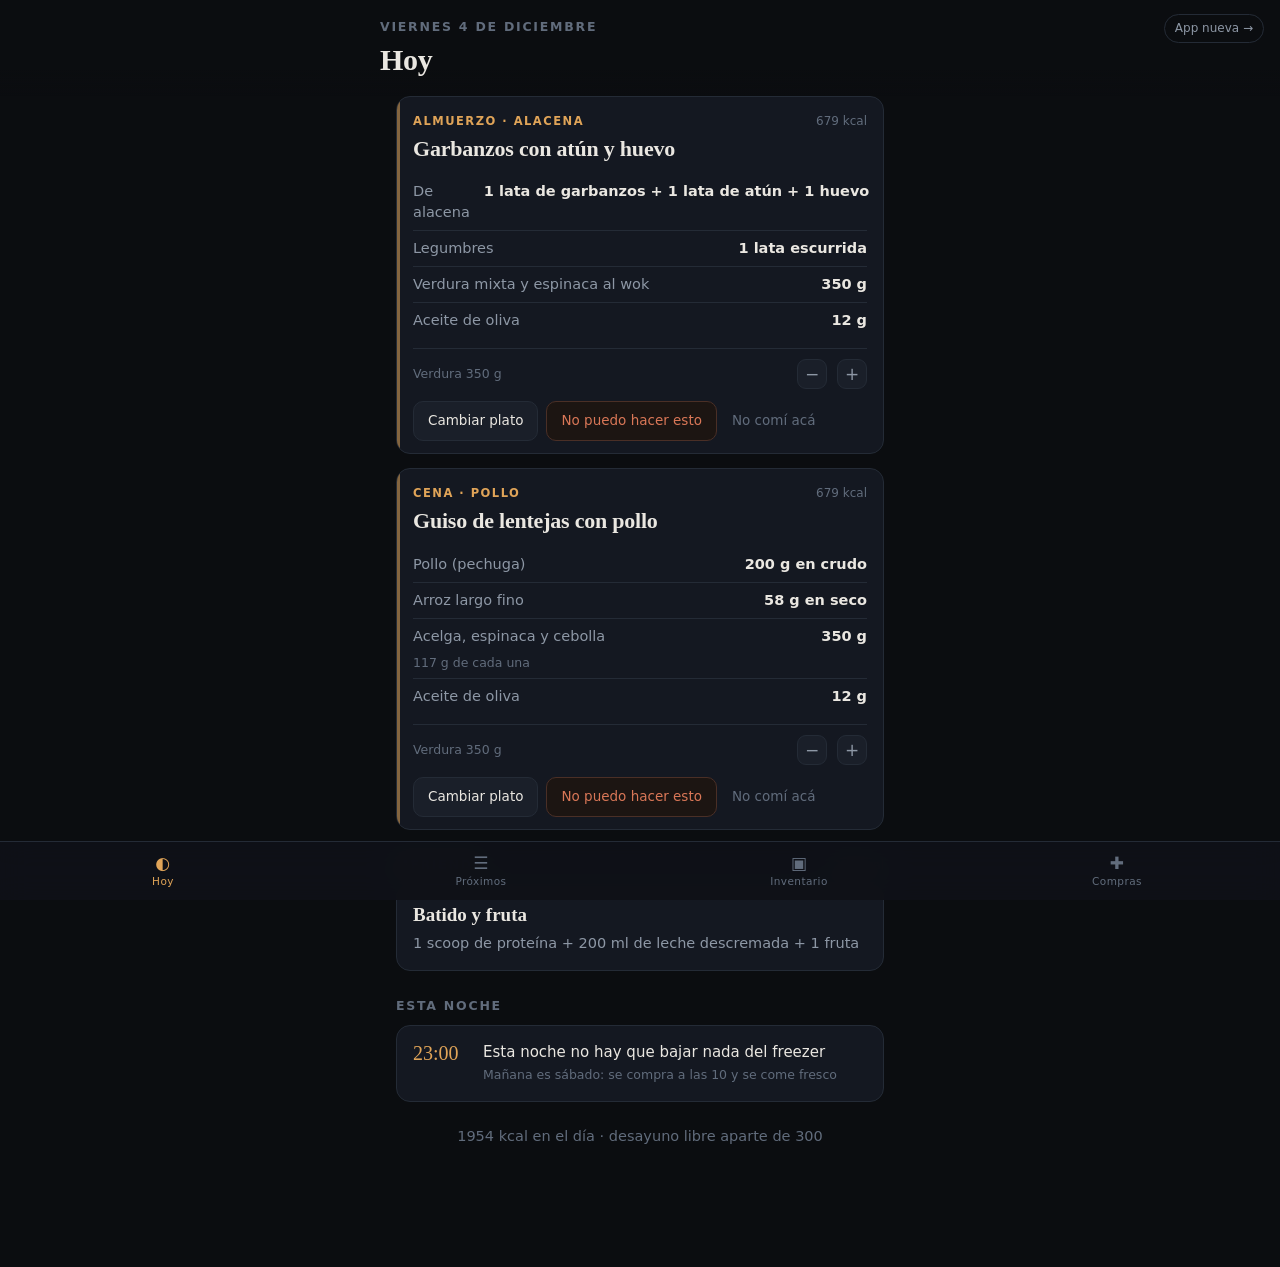
<file: archivo-v1/index.html>
<!doctype html>
<html lang="es-AR">
<head>
<meta charset="utf-8">
<meta name="viewport" content="width=device-width, initial-scale=1, viewport-fit=cover, maximum-scale=1">
<title>Plan v1 (archivo)</title>
<meta name="theme-color" content="#0b0d10">
<meta name="apple-mobile-web-app-capable" content="yes">
<meta name="mobile-web-app-capable" content="yes">
<meta name="apple-mobile-web-app-status-bar-style" content="black-translucent">
<meta name="apple-mobile-web-app-title" content="Plan">
<link rel="manifest" href="manifest.webmanifest">
<link rel="apple-touch-icon" href="iconos/icono-180.png">
<link rel="icon" href="iconos/icono-192.png">
<link rel="stylesheet" href="app.css">
</head>
<body>

<header class="cab">
  <div class="cab-in">
    <p class="kicker" id="cab-fecha"></p>
    <h1 id="cab-titulo">Hoy</h1>
    <a href="../" style="position:absolute;top:calc(env(safe-area-inset-top) + 14px);right:16px;font-size:12px;color:#8d97a5;text-decoration:none;border:1px solid #242b36;border-radius:999px;padding:5px 10px">App nueva →</a>
  </div>
</header>

<main id="vista" class="vista"></main>

<nav class="tabs" id="tabs">
  <button class="tab activo" data-tab="hoy"><span class="ic">◐</span>Hoy</button>
  <button class="tab" data-tab="proximos"><span class="ic">☰</span>Próximos</button>
  <button class="tab" data-tab="inventario"><span class="ic">▣</span>Inventario</button>
  <button class="tab" data-tab="compras"><span class="ic">✚</span>Compras</button>
</nav>

<div class="hoja oculta" id="hoja">
  <div class="hoja-fondo" data-cerrar="1"></div>
  <div class="hoja-panel" id="hoja-panel"></div>
</div>

<div class="aviso oculto" id="aviso"></div>

<script src="datos/catalogo.js"></script>
<script src="datos/porciones.js"></script>
<script src="datos/ritmo.js"></script>
<script src="datos/compras.js"></script>
<script src="js/util.js"></script>
<script src="js/estado.js"></script>
<script src="js/generador.js"></script>
<script src="js/inventario.js"></script>
<script src="js/ui.js"></script>
<script src="js/app.js"></script>
</body>
</html>
</file>
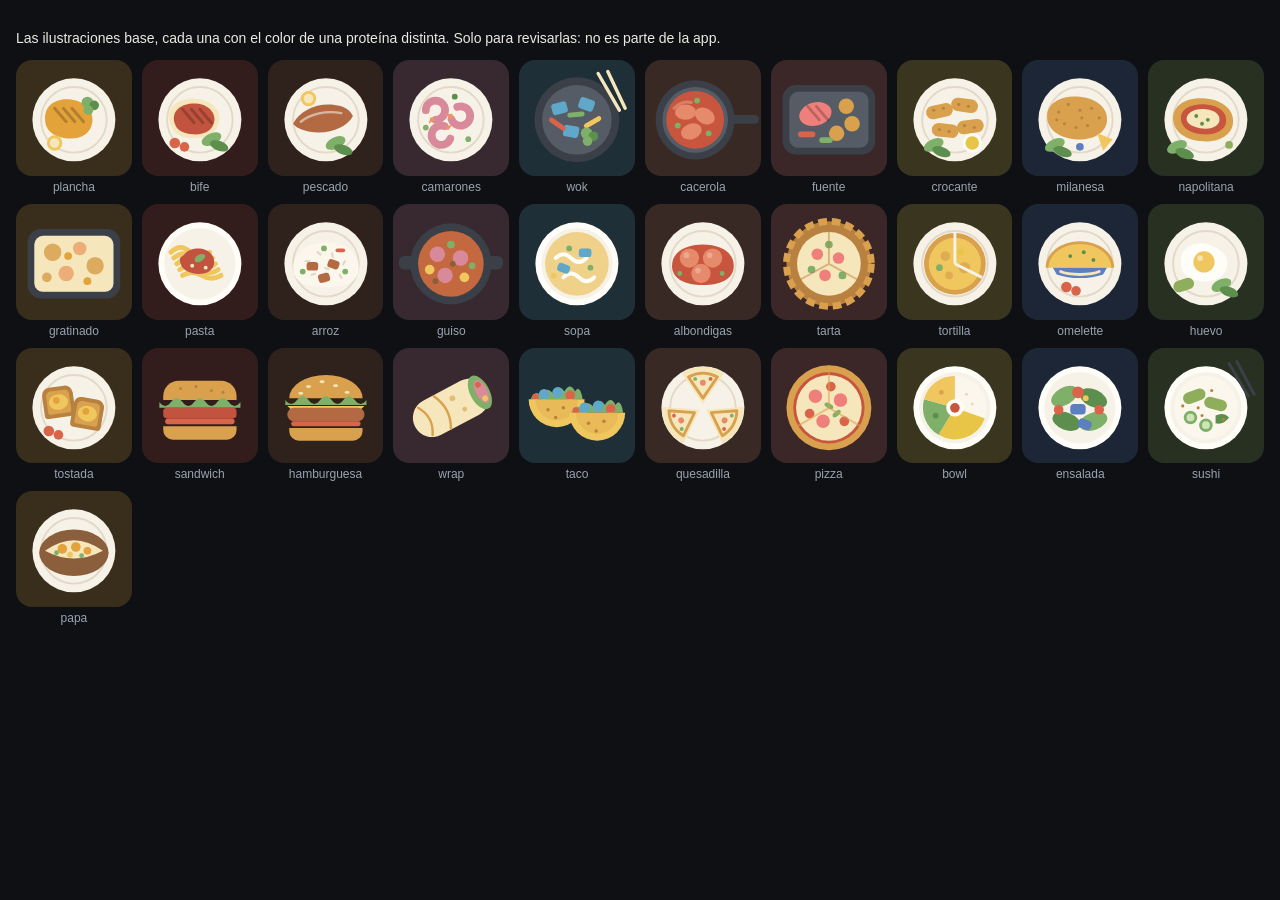
<file: pruebas/galeria.html>
<!doctype html>
<html lang="es-AR">
<head>
<meta charset="utf-8">
<meta name="viewport" content="width=device-width, initial-scale=1">
<title>Galería de ilustraciones</title>
<style>
  body{margin:0;padding:16px;background:#0e1014;color:#ece9e2;font:14px -apple-system,"Segoe UI",sans-serif}
  .g{display:grid;grid-template-columns:repeat(auto-fill,minmax(110px,1fr));gap:10px}
  figure{margin:0;text-align:center}
  .c{border-radius:16px;overflow:hidden;aspect-ratio:1}
  svg{display:block;width:100%;height:100%}
  figcaption{margin-top:4px;color:#9aa3b0;font-size:12px}
</style>
</head>
<body>
<p>Las ilustraciones base, cada una con el color de una proteína distinta. Solo para revisarlas: no es parte de la app.</p>
<div class="g" id="g"></div>
<script src="../js/ilustraciones.js"></script>
<script>
  const colores = ['#E3A23A', '#C2533F', '#B36A43', '#D98A9A', '#5FA8C9', '#E58A6B', '#EE7F7A', '#E8C547', '#5B7FBF', '#8FAE5B'];
  document.getElementById('g').innerHTML = ILUS.tipos.map((t, i) => {
    const c = colores[i % colores.length];
    return '<figure><div class="c" style="background:' + c + '33">' + ILUS.svg(t, c) + '</div><figcaption>' + t + '</figcaption></figure>';
  }).join('');
</script>
</body>
</html>
</file>
<file: archivo-v1/app.css>
/* Oscura, angosta, para una mano y de noche. */

:root{
  --bg:#0b0d10;
  --sup:#141821;
  --sup2:#1a1f29;
  --linea:#242b36;
  --texto:#eae7e1;
  --tenue:#8d97a5;
  --tenue2:#616c7c;
  --acento:#e0a458;
  --acento-suave:#3a2d1c;
  --verde:#82b06f;
  --rojo:#d97757;
  --serif:"Iowan Old Style","Palatino Linotype",Palatino,Georgia,"Times New Roman",serif;
  --sans:-apple-system,BlinkMacSystemFont,"Segoe UI",Roboto,system-ui,sans-serif;
  --r:14px;
}

*{box-sizing:border-box;-webkit-tap-highlight-color:transparent}
html,body{margin:0;padding:0}
body{
  background:var(--bg);color:var(--texto);
  font-family:var(--sans);font-size:16px;line-height:1.45;
  -webkit-font-smoothing:antialiased;
  padding-bottom:calc(72px + env(safe-area-inset-bottom));
  overscroll-behavior-y:none;
}
button{font:inherit;color:inherit;background:none;border:0;padding:0;cursor:pointer}
h1,h2,h3{margin:0;font-weight:600}
ul{margin:0;padding:0;list-style:none}

/* ---------- cabecera ---------- */
.cab{
  position:sticky;top:0;z-index:20;
  background:linear-gradient(180deg,var(--bg) 72%,rgba(11,13,16,0));
  padding:calc(env(safe-area-inset-top) + 18px) 20px 14px;
}
.cab-in{max-width:520px;margin:0 auto}
.kicker{
  margin:0 0 2px;font-size:12.5px;letter-spacing:.14em;text-transform:uppercase;
  color:var(--tenue2);font-weight:600;
}
.cab h1{font-family:var(--serif);font-size:30px;letter-spacing:-.01em}

.vista{max-width:520px;margin:0 auto;padding:0 16px 28px}

/* ---------- tabs ---------- */
.tabs{
  position:fixed;left:0;right:0;bottom:0;z-index:30;display:flex;
  background:rgba(15,18,24,.94);backdrop-filter:blur(14px);
  border-top:1px solid var(--linea);
  padding:6px 4px calc(6px + env(safe-area-inset-bottom));
}
.tab{
  flex:1;display:flex;flex-direction:column;align-items:center;gap:2px;
  padding:7px 2px 5px;font-size:10.5px;letter-spacing:.04em;color:var(--tenue2);
}
.tab .ic{font-size:17px;line-height:1}
.tab.activo{color:var(--acento)}

/* ---------- bloques ---------- */
.card{
  background:var(--sup);border:1px solid var(--linea);border-radius:var(--r);
  padding:16px;margin-bottom:12px;
}
.seccion{margin:26px 0 10px;display:flex;align-items:baseline;justify-content:space-between}
.seccion h2{font-size:12.5px;letter-spacing:.14em;text-transform:uppercase;color:var(--tenue2);font-weight:600}
.seccion .nota{font-size:12px;color:var(--tenue2)}

/* ---------- comida ---------- */
.comida{
  background:var(--sup);border:1px solid var(--linea);border-radius:var(--r);
  padding:16px 16px 12px;margin-bottom:14px;position:relative;overflow:hidden;
}
.comida::before{content:"";position:absolute;left:0;top:0;bottom:0;width:3px;background:var(--acento);opacity:.55}
.comida.suave::before{opacity:.22}
.comida.saltada{opacity:.5}
.comida-cab{display:flex;justify-content:space-between;align-items:baseline;gap:10px;margin-bottom:6px}
.comida-et{font-size:11.5px;letter-spacing:.13em;text-transform:uppercase;color:var(--acento);font-weight:600}
.comida-kcal{font-size:12px;color:var(--tenue2);font-variant-numeric:tabular-nums}
.comida h2{font-family:var(--serif);font-size:22px;line-height:1.2;letter-spacing:-.01em;margin-bottom:12px}
.comida h3{font-family:var(--serif);font-size:18px;line-height:1.25;margin-bottom:6px}

.gramos li{
  display:flex;justify-content:space-between;gap:14px;
  padding:7px 0;border-top:1px solid var(--linea);font-size:14.5px;
}
.gramos li:first-child{border-top:0}
.gramos li span{color:var(--tenue)}
.gramos li b{font-weight:600;font-variant-numeric:tabular-nums;text-align:right;white-space:nowrap}
.gramos li.sub{border-top:0;padding:0 0 6px;font-size:12.5px;color:var(--tenue2);justify-content:flex-start}
.gramos li.crudo b{color:var(--texto)}

.dial{display:flex;align-items:center;gap:10px;margin-top:10px;padding-top:10px;border-top:1px solid var(--linea)}
.dial-txt{font-size:12.5px;color:var(--tenue2);flex:1}
.dial button{
  width:30px;height:30px;border-radius:9px;background:var(--sup2);border:1px solid var(--linea);
  font-size:17px;line-height:1;color:var(--tenue);display:flex;align-items:center;justify-content:center;
}
.dial button:disabled{opacity:.3}

.acciones{display:flex;gap:8px;margin-top:12px;flex-wrap:wrap}
.btn{
  padding:9px 14px;border-radius:10px;background:var(--sup2);border:1px solid var(--linea);
  font-size:13.5px;font-weight:500;color:var(--texto);
}
.btn:active{background:#232a35}
.btn-acento{background:var(--acento);color:#20170b;border-color:var(--acento);font-weight:600}
.btn-fantasma{background:none;border-color:transparent;color:var(--tenue2);padding-left:6px;padding-right:6px}
.btn-full{width:100%;text-align:center;padding:14px;font-size:15px;border-radius:12px}
.btn-emergencia{border-color:#4a2f26;color:var(--rojo);background:#1c1512}

.pill{
  display:inline-block;font-size:11px;letter-spacing:.06em;text-transform:uppercase;
  padding:3px 8px;border-radius:20px;background:var(--sup2);color:var(--tenue2);
  border:1px solid var(--linea);font-weight:600;
}
.pill.alerta{background:#241a15;color:var(--rojo);border-color:#402a22}
.pill.ok{background:#182118;color:var(--verde);border-color:#28362a}

.nota-card{
  border-radius:12px;padding:12px 14px;margin-bottom:12px;font-size:14px;
  background:#1a1510;border:1px solid #3a2d1c;color:#e7cfa6;
}
.nota-card b{color:var(--acento)}
.nota-card.info{background:var(--sup);border-color:var(--linea);color:var(--tenue)}

.freezer{display:flex;gap:14px;align-items:flex-start}
.freezer .hora{font-family:var(--serif);font-size:20px;color:var(--acento);line-height:1.1;min-width:56px}
.freezer .qué{font-size:15px}
.freezer .sub{font-size:12.5px;color:var(--tenue2);margin-top:3px}

/* ---------- próximos ---------- */
.dia-chico{
  display:flex;gap:12px;padding:13px 0;border-top:1px solid var(--linea);
}
.dia-chico .dia{
  font-size:11.5px;letter-spacing:.11em;text-transform:uppercase;color:var(--tenue2);
  min-width:34px;padding-top:2px;font-weight:600;
}
.dia-chico .platos{flex:1}
.dia-chico .p{font-size:14.5px;line-height:1.35}
.dia-chico .p + .p{margin-top:3px}
.dia-chico .p em{font-style:normal;color:var(--tenue2)}
.tira{border-top:1px solid var(--linea);margin-top:4px}
.tira .dia-chico .p{font-size:13.5px;color:var(--tenue)}

/* ---------- inventario ---------- */
.inv li{display:flex;align-items:center;gap:12px;padding:9px 0;border-top:1px solid var(--linea);font-size:14.5px}
.inv li:first-child{border-top:0}
.inv .n{flex:1}
.inv .c{font-variant-numeric:tabular-nums;color:var(--tenue);font-size:13.5px;white-space:nowrap}
.inv .barra{height:3px;border-radius:2px;background:var(--sup2);width:52px;overflow:hidden}
.inv .barra i{display:block;height:100%;background:var(--acento);opacity:.75}
.inv li.vacio .n{color:var(--tenue2);text-decoration:line-through}
.inv li.vacio .barra i{background:var(--rojo)}

/* ---------- listas de compra ---------- */
.check{display:flex;gap:12px;align-items:flex-start;padding:11px 0;border-top:1px solid var(--linea);width:100%;text-align:left}
.check:first-child{border-top:0}
.caja{
  width:21px;height:21px;border-radius:6px;border:1.5px solid #39424f;flex:none;margin-top:1px;
  display:flex;align-items:center;justify-content:center;font-size:12px;color:#20170b;
}
.check.on .caja{background:var(--acento);border-color:var(--acento)}
.check.on .txt{color:var(--tenue2);text-decoration:line-through}
.check .txt{flex:1;font-size:14.5px;line-height:1.3}
.check .txt small{display:block;color:var(--tenue2);font-size:12.5px;text-decoration:none}
.check .cant{font-size:13.5px;color:var(--tenue);font-variant-numeric:tabular-nums;white-space:nowrap;margin-top:1px}

.comercio{font-size:11.5px;letter-spacing:.14em;text-transform:uppercase;color:var(--acento);
  font-weight:600;margin:18px 0 2px}
.comercio:first-of-type{margin-top:4px}

.menu-compras{display:grid;gap:10px}
.mc{
  display:flex;align-items:center;gap:14px;text-align:left;width:100%;
  background:var(--sup);border:1px solid var(--linea);border-radius:var(--r);padding:15px 16px;
}
.mc .num{font-family:var(--serif);font-size:19px;color:var(--acento);min-width:20px}
.mc .t{flex:1}
.mc .t b{display:block;font-size:15.5px;font-weight:600}
.mc .t small{color:var(--tenue2);font-size:12.5px}
.mc .fl{color:var(--tenue2)}

/* ---------- hoja modal ---------- */
.hoja{position:fixed;inset:0;z-index:50;display:flex;align-items:flex-end;justify-content:center}
.hoja.oculta{display:none}
.hoja-fondo{position:absolute;inset:0;background:rgba(0,0,0,.6);backdrop-filter:blur(2px)}
.hoja-panel{
  position:relative;width:100%;max-width:520px;max-height:86vh;overflow-y:auto;
  background:var(--sup);border:1px solid var(--linea);border-bottom:0;
  border-radius:20px 20px 0 0;padding:20px 18px calc(22px + env(safe-area-inset-bottom));
  animation:sube .22s cubic-bezier(.2,.7,.3,1);
}
@keyframes sube{from{transform:translateY(28px);opacity:.4}to{transform:none;opacity:1}}
.hoja-panel h2{font-family:var(--serif);font-size:21px;margin-bottom:3px}
.hoja-panel .sub{color:var(--tenue2);font-size:13.5px;margin:0 0 16px}
.opcion{
  display:flex;justify-content:space-between;align-items:center;gap:12px;width:100%;text-align:left;
  padding:13px 0;border-top:1px solid var(--linea);font-size:15px;
}
.opcion small{display:block;color:var(--tenue2);font-size:12.5px}
.opcion .fl{color:var(--tenue2);font-size:13px}

.aviso{
  position:fixed;left:50%;bottom:calc(84px + env(safe-area-inset-bottom));transform:translateX(-50%);
  background:#e8e6e1;color:#14171d;padding:10px 16px;border-radius:20px;font-size:13.5px;font-weight:500;
  z-index:60;box-shadow:0 8px 24px rgba(0,0,0,.4);max-width:90vw;text-align:center;
}
.aviso.oculto{display:none}

.oculta{display:none}
.vacio-msg{color:var(--tenue2);font-size:14.5px;padding:6px 0}
hr.sep{border:0;border-top:1px solid var(--linea);margin:20px 0}

/* ---------- compras unificadas ---------- */
.chips{display:flex;gap:8px;overflow-x:auto;padding:2px 0 12px;margin:0 -16px;padding-left:16px;padding-right:16px}
.chip{
  flex:none;display:flex;flex-direction:column;gap:1px;text-align:left;
  padding:8px 13px;border-radius:11px;border:1px solid var(--linea);background:var(--sup);
  font-size:13.5px;font-weight:600;color:var(--tenue2);
}
.chip small{font-size:11px;font-weight:400;color:var(--tenue2);opacity:.8}
.chip.on{border-color:var(--acento);color:var(--acento);background:var(--acento-suave)}
.chip.on small{color:var(--acento);opacity:.75}

.cab-seccion{display:flex;align-items:baseline;justify-content:space-between;gap:12px;margin:20px 0 6px}
.mini{font-size:12px;color:var(--tenue2);padding:4px 8px;border-radius:8px;border:1px solid var(--linea)}
.mini:active{background:var(--sup2)}

.card.compras{padding:4px 14px}
.fila{display:flex;align-items:center;gap:11px;padding:9px 0;border-top:1px solid var(--linea)}
.fila:first-child{border-top:0}
.fila .caja{
  width:24px;height:24px;flex:none;border-radius:7px;border:1.5px solid #39424f;
  display:flex;align-items:center;justify-content:center;font-size:13px;color:#20170b;
}
.fila.ok .caja{background:var(--acento);border-color:var(--acento)}
.fila.no .caja{background:#2a1a16;border-color:#4a2f26;color:var(--rojo)}
.fila .txt{flex:1;font-size:14.5px;line-height:1.25}
.fila .txt small{display:block;font-size:11.5px;color:var(--tenue2)}
.fila.ok .txt{color:var(--tenue)}
.fila.no .txt{color:var(--tenue2);text-decoration:line-through}
.cant-input{
  width:64px;padding:6px 8px;text-align:right;font:inherit;font-size:14px;
  font-variant-numeric:tabular-nums;color:var(--texto);
  background:var(--sup2);border:1px solid var(--linea);border-radius:8px;
  -moz-appearance:textfield;
}
.cant-input::-webkit-outer-spin-button,.cant-input::-webkit-inner-spin-button{-webkit-appearance:none;margin:0}
.cant-input:focus{outline:none;border-color:var(--acento)}
.fila .un{font-size:12.5px;color:var(--tenue2);min-width:26px}
.fila.lleno .caja{border-color:#2c3542;color:var(--tenue2);background:none;font-size:16px}
.fila.lleno .txt{color:var(--tenue2)}
.fila.lleno .un{color:var(--tenue2);font-size:12px}
.btn:disabled{opacity:.45}

/* Cada renglón trae todos sus estados; el CSS muestra el que va. */
.leyenda{display:none;font-size:12.5px;color:var(--tenue2);white-space:nowrap}
.fila.lleno .cant-input,.fila.lleno .un,
.fila.no .cant-input,.fila.no .un{display:none}
.fila.lleno .leyenda.tenes{display:inline}
.fila.no .leyenda.nohabia{display:inline}
.fila:not(.lleno):not(.no):not(.ok) .leyenda.pendiente{display:inline}
</file>
